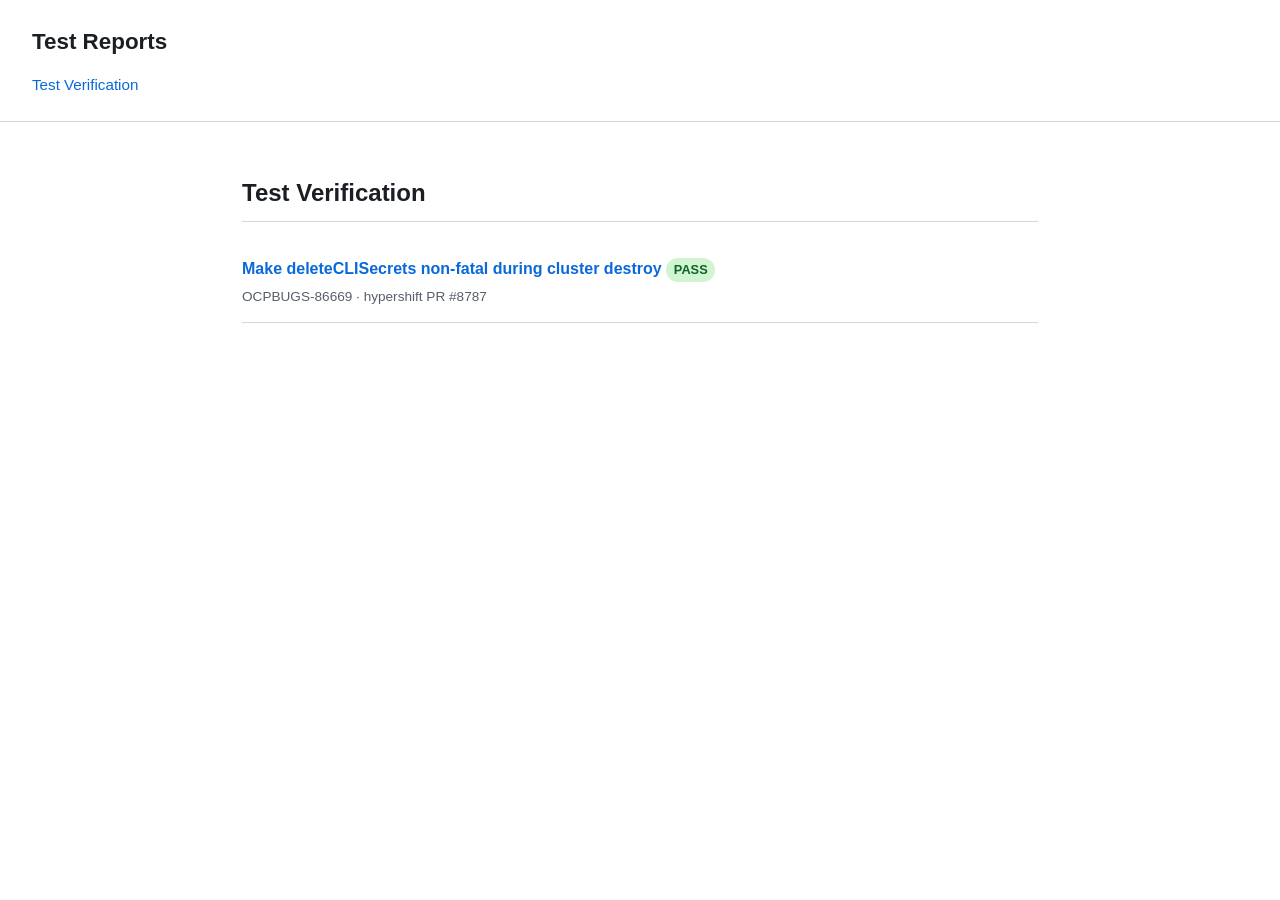
<file: index.html>
<!doctype html>
<html lang="en">
<head>
  <meta charset="utf-8">
  <meta name="viewport" content="width=device-width, initial-scale=1">
  <title>Test Reports</title>
  <link rel="stylesheet" href="style.css">
</head>
<body>
  <header>
    <h1>Test Reports</h1>
    <nav>
      <a href="#test-verification">Test Verification</a>
    </nav>
  </header>

  <main>
    <section id="test-verification">
      <h2>Test Verification</h2>
      <ul class="report-list">
        <li>
          <a href="reports/ocpbugs-86669.html">Make deleteCLISecrets non-fatal during cluster destroy</a>
          <span class="badge pass">PASS</span>
          <span class="meta">OCPBUGS-86669 &middot; hypershift PR #8787</span>
        </li>
      </ul>
    </section>
  </main>
</body>
</html>
</file>
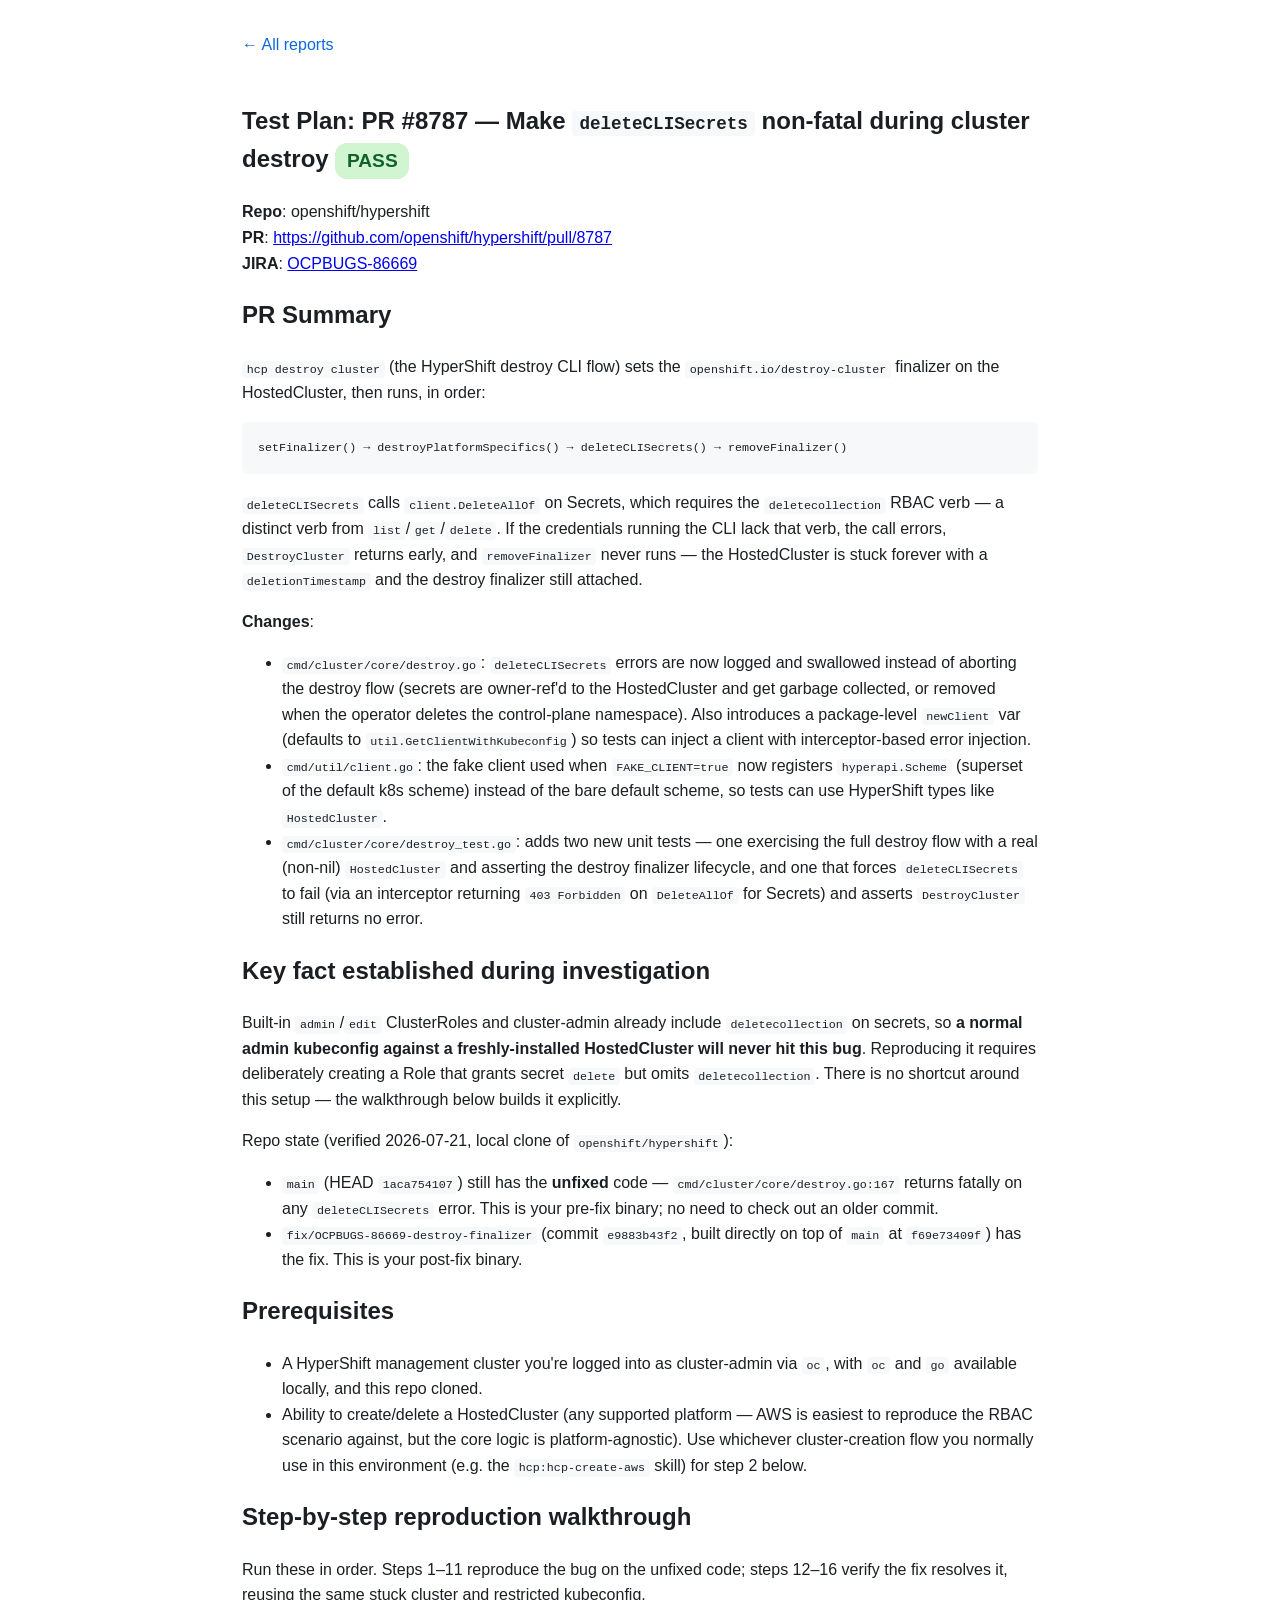
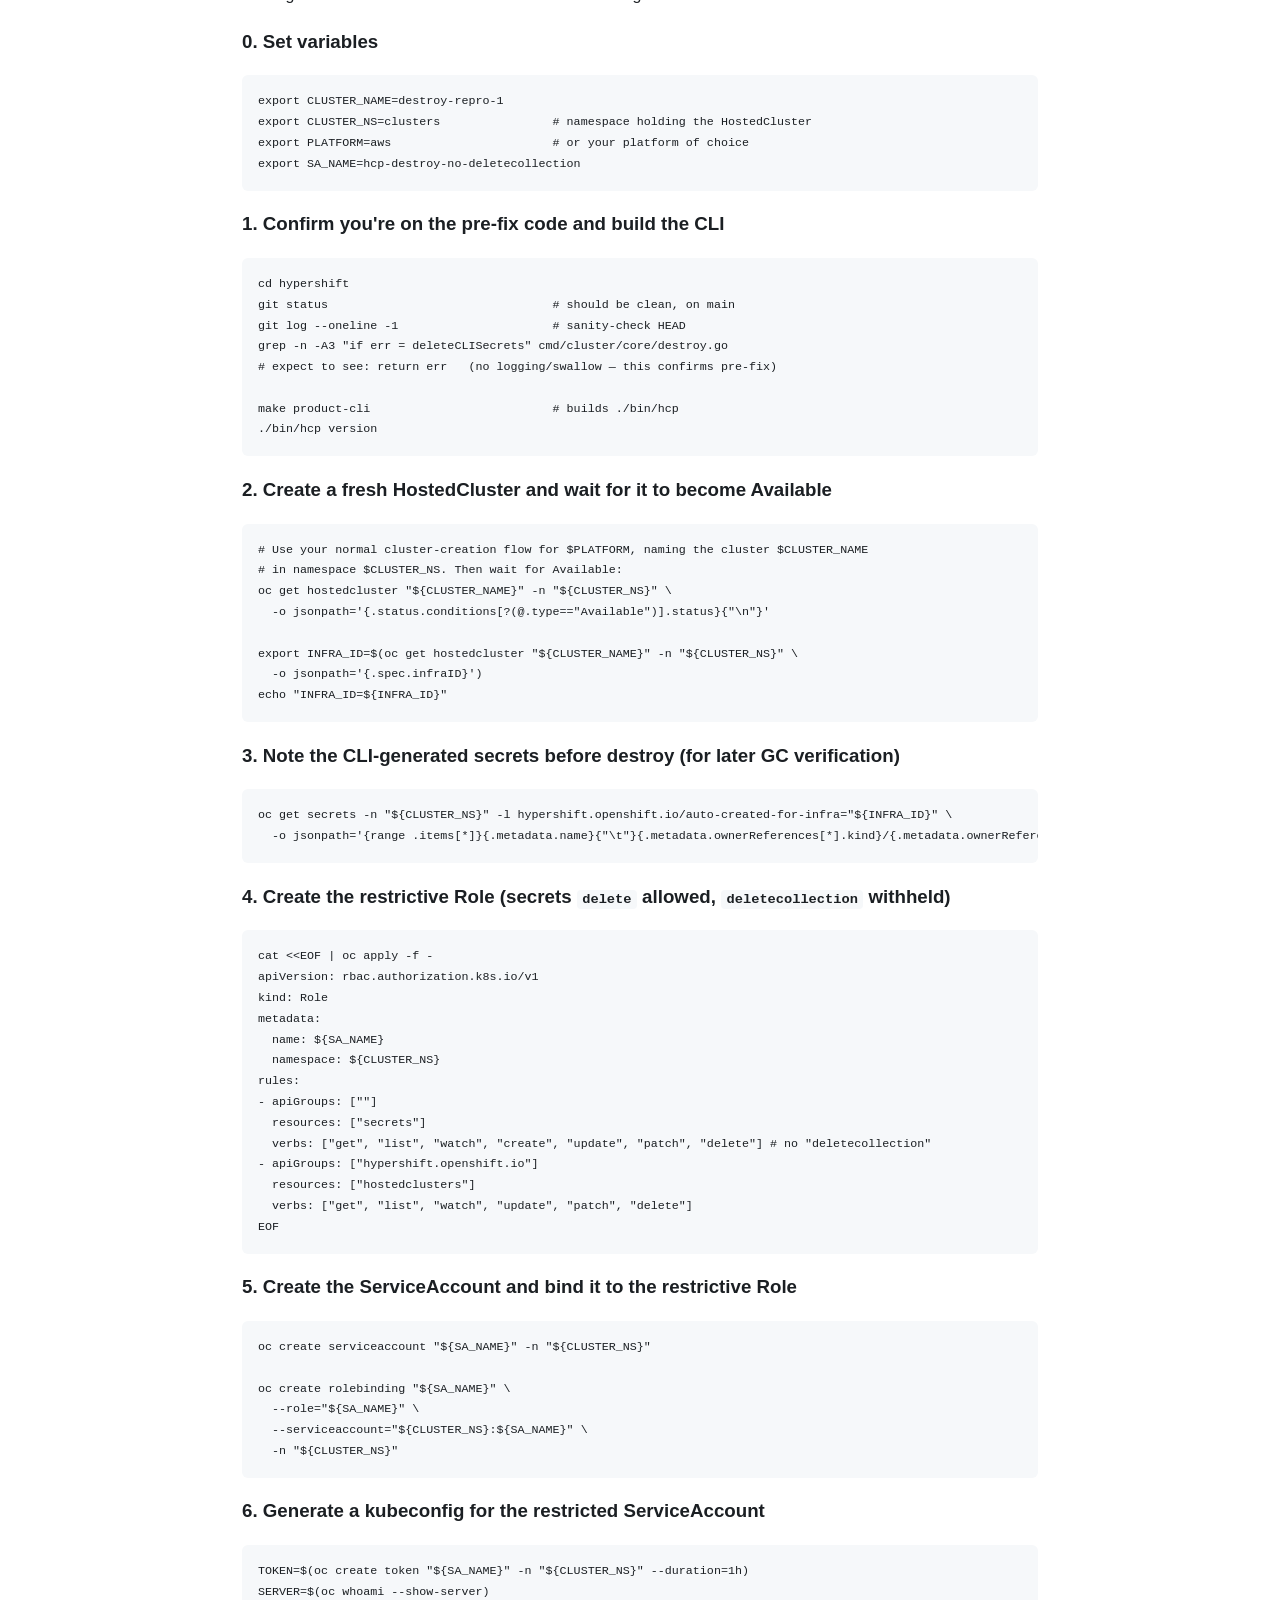
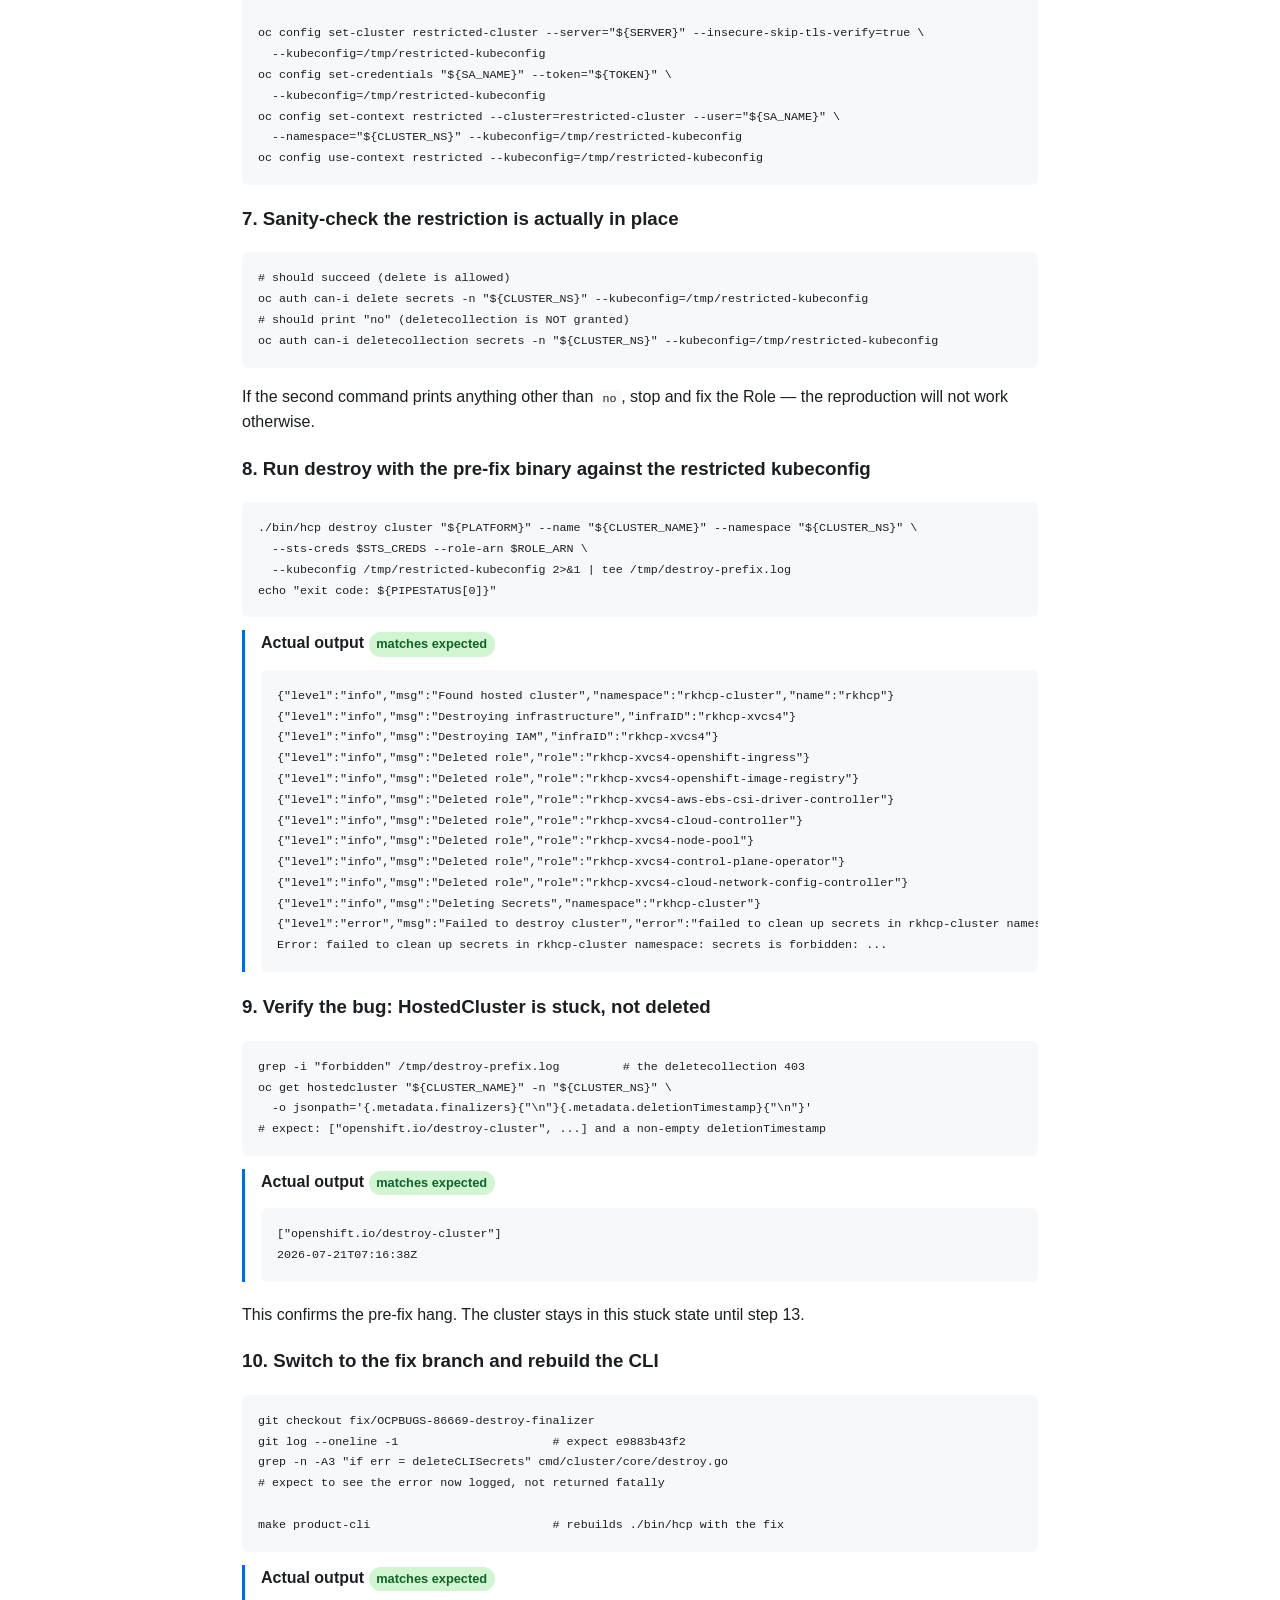
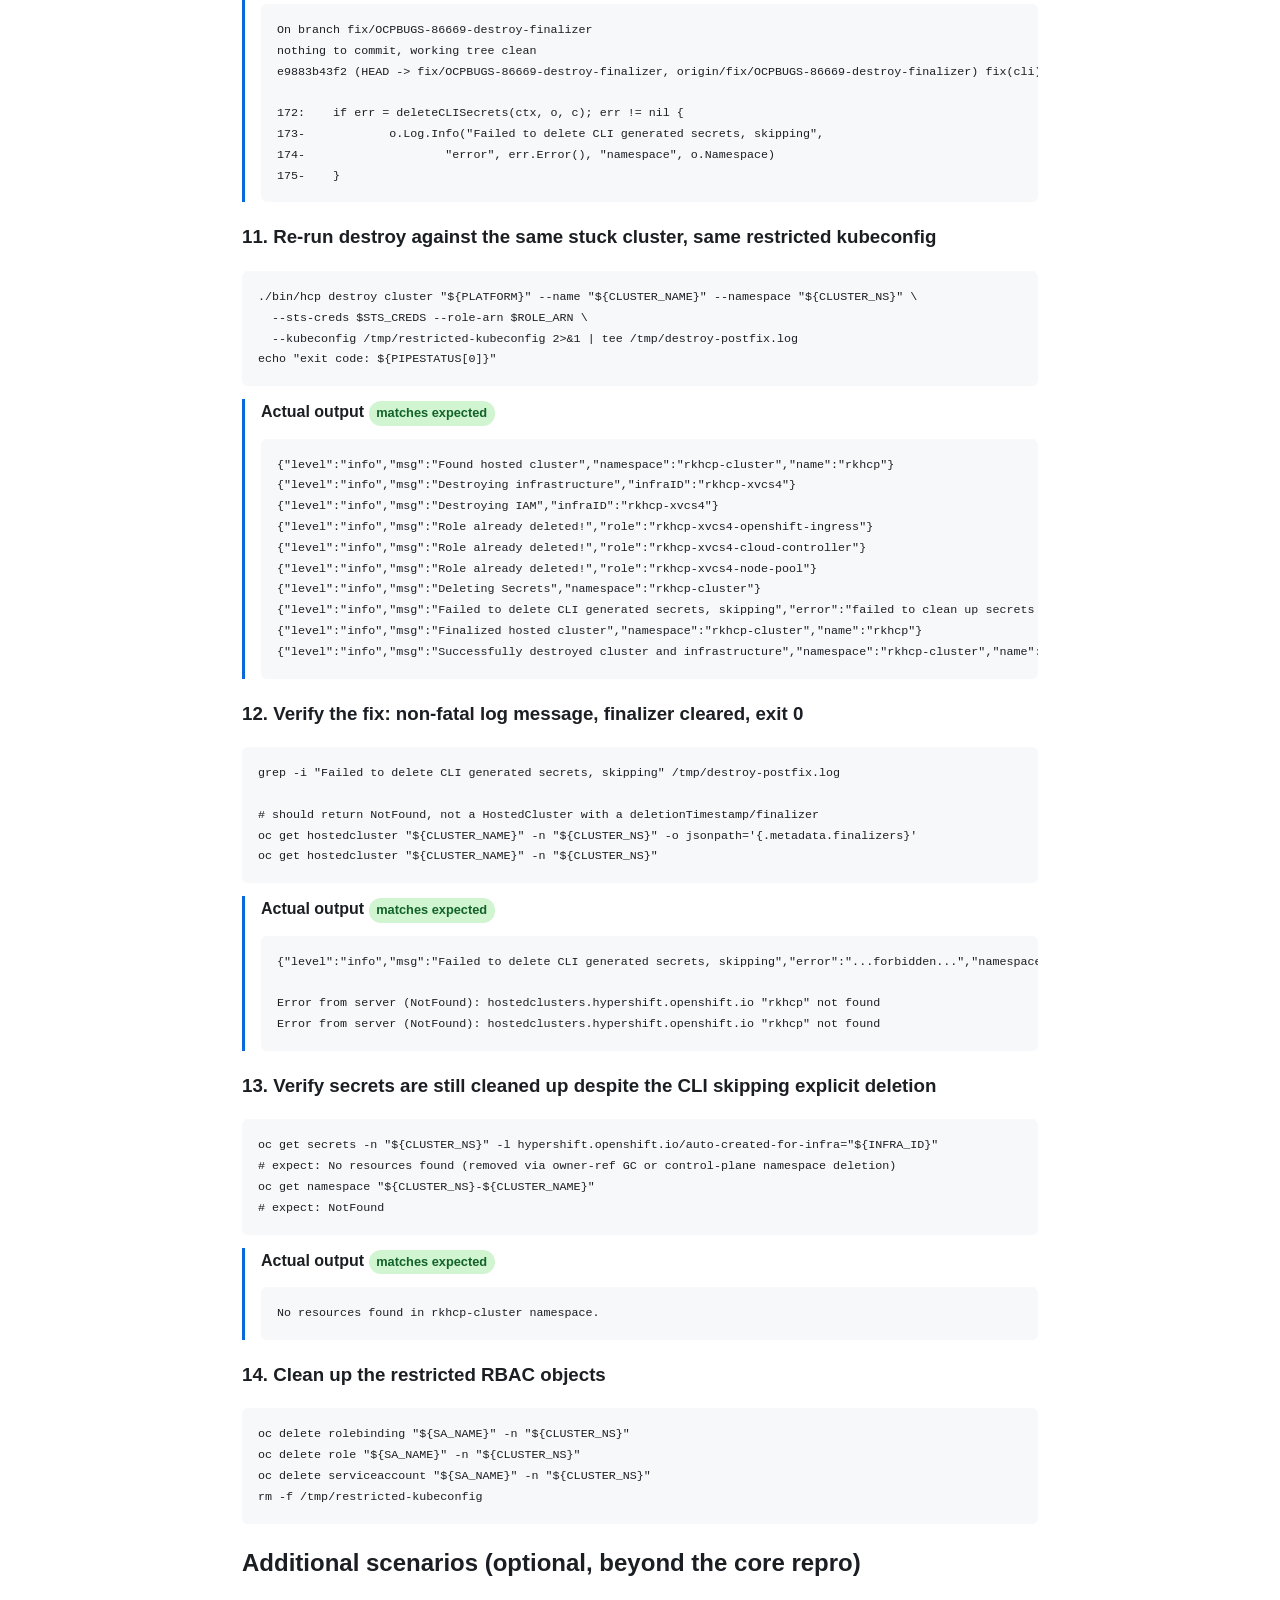
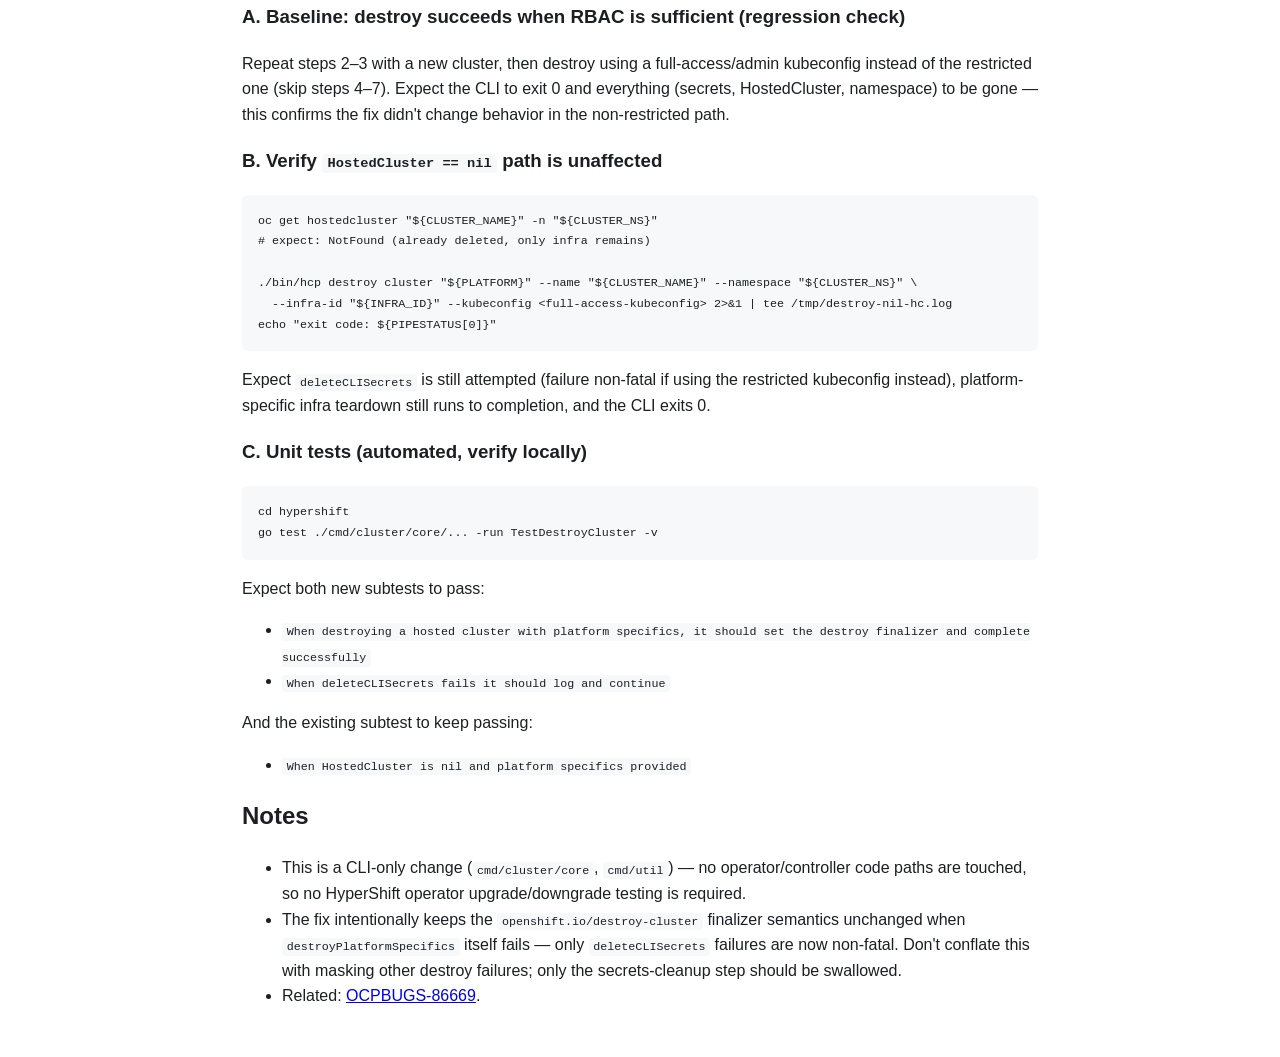
<file: reports/ocpbugs-86669.html>
<!doctype html>
<html lang="en">
<head>
  <meta charset="utf-8">
  <meta name="viewport" content="width=device-width, initial-scale=1">
  <title>OCPBUGS-86669 &mdash; Test Report</title>
  <link rel="stylesheet" href="../style.css">
</head>
<body>
  <main>
    <a class="back-link" href="../index.html#test-verification">&larr; All reports</a>

    <article>
      <h1>Test Plan: PR #8787 &mdash; Make <code>deleteCLISecrets</code> non-fatal during cluster destroy
        <span class="badge pass">PASS</span>
      </h1>

      <p>
        <strong>Repo</strong>: openshift/hypershift<br>
        <strong>PR</strong>: <a href="https://github.com/openshift/hypershift/pull/8787">https://github.com/openshift/hypershift/pull/8787</a><br>
        <strong>JIRA</strong>: <a href="https://issues.redhat.com/browse/OCPBUGS-86669">OCPBUGS-86669</a>
      </p>

      <h2>PR Summary</h2>
      <p>
        <code>hcp destroy cluster</code> (the HyperShift destroy CLI flow) sets the
        <code>openshift.io/destroy-cluster</code> finalizer on the HostedCluster, then runs, in order:
      </p>
      <pre><code>setFinalizer() &rarr; destroyPlatformSpecifics() &rarr; deleteCLISecrets() &rarr; removeFinalizer()</code></pre>
      <p>
        <code>deleteCLISecrets</code> calls <code>client.DeleteAllOf</code> on Secrets, which requires the
        <code>deletecollection</code> RBAC verb &mdash; a distinct verb from <code>list</code>/<code>get</code>/<code>delete</code>.
        If the credentials running the CLI lack that verb, the call errors, <code>DestroyCluster</code> returns early,
        and <code>removeFinalizer</code> never runs &mdash; the HostedCluster is stuck forever with a
        <code>deletionTimestamp</code> and the destroy finalizer still attached.
      </p>

      <p><strong>Changes</strong>:</p>
      <ul>
        <li>
          <code>cmd/cluster/core/destroy.go</code>: <code>deleteCLISecrets</code> errors are now logged and swallowed
          instead of aborting the destroy flow (secrets are owner-ref'd to the HostedCluster and get garbage
          collected, or removed when the operator deletes the control-plane namespace). Also introduces a
          package-level <code>newClient</code> var (defaults to <code>util.GetClientWithKubeconfig</code>) so tests
          can inject a client with interceptor-based error injection.
        </li>
        <li>
          <code>cmd/util/client.go</code>: the fake client used when <code>FAKE_CLIENT=true</code> now registers
          <code>hyperapi.Scheme</code> (superset of the default k8s scheme) instead of the bare default scheme, so
          tests can use HyperShift types like <code>HostedCluster</code>.
        </li>
        <li>
          <code>cmd/cluster/core/destroy_test.go</code>: adds two new unit tests &mdash; one exercising the full
          destroy flow with a real (non-nil) <code>HostedCluster</code> and asserting the destroy finalizer
          lifecycle, and one that forces <code>deleteCLISecrets</code> to fail (via an interceptor returning
          <code>403 Forbidden</code> on <code>DeleteAllOf</code> for Secrets) and asserts <code>DestroyCluster</code>
          still returns no error.
        </li>
      </ul>

      <h2>Key fact established during investigation</h2>
      <p>
        Built-in <code>admin</code>/<code>edit</code> ClusterRoles and cluster-admin already include
        <code>deletecollection</code> on secrets, so <strong>a normal admin kubeconfig against a freshly-installed
        HostedCluster will never hit this bug</strong>. Reproducing it requires deliberately creating a Role that
        grants secret <code>delete</code> but omits <code>deletecollection</code>. There is no shortcut around this
        setup &mdash; the walkthrough below builds it explicitly.
      </p>
      <p>Repo state (verified 2026-07-21, local clone of <code>openshift/hypershift</code>):</p>
      <ul>
        <li>
          <code>main</code> (HEAD <code>1aca754107</code>) still has the <strong>unfixed</strong> code &mdash;
          <code>cmd/cluster/core/destroy.go:167</code> returns fatally on any <code>deleteCLISecrets</code> error.
          This is your pre-fix binary; no need to check out an older commit.
        </li>
        <li>
          <code>fix/OCPBUGS-86669-destroy-finalizer</code> (commit <code>e9883b43f2</code>, built directly on top of
          <code>main</code> at <code>f69e73409f</code>) has the fix. This is your post-fix binary.
        </li>
      </ul>

      <h2>Prerequisites</h2>
      <ul>
        <li>
          A HyperShift management cluster you're logged into as cluster-admin via <code>oc</code>, with
          <code>oc</code> and <code>go</code> available locally, and this repo cloned.
        </li>
        <li>
          Ability to create/delete a HostedCluster (any supported platform &mdash; AWS is easiest to reproduce the
          RBAC scenario against, but the core logic is platform-agnostic). Use whichever cluster-creation flow you
          normally use in this environment (e.g. the <code>hcp:hcp-create-aws</code> skill) for step 2 below.
        </li>
      </ul>

      <h2>Step-by-step reproduction walkthrough</h2>
      <p>
        Run these in order. Steps 1&ndash;11 reproduce the bug on the unfixed code; steps 12&ndash;16 verify the fix
        resolves it, reusing the same stuck cluster and restricted kubeconfig.
      </p>

      <h3>0. Set variables</h3>
      <pre><code>export CLUSTER_NAME=destroy-repro-1
export CLUSTER_NS=clusters                # namespace holding the HostedCluster
export PLATFORM=aws                       # or your platform of choice
export SA_NAME=hcp-destroy-no-deletecollection</code></pre>

      <h3>1. Confirm you're on the pre-fix code and build the CLI</h3>
      <pre><code>cd hypershift
git status                                # should be clean, on main
git log --oneline -1                      # sanity-check HEAD
grep -n -A3 "if err = deleteCLISecrets" cmd/cluster/core/destroy.go
# expect to see: return err   (no logging/swallow &mdash; this confirms pre-fix)

make product-cli                          # builds ./bin/hcp
./bin/hcp version</code></pre>

      <h3>2. Create a fresh HostedCluster and wait for it to become Available</h3>
      <pre><code># Use your normal cluster-creation flow for $PLATFORM, naming the cluster $CLUSTER_NAME
# in namespace $CLUSTER_NS. Then wait for Available:
oc get hostedcluster "${CLUSTER_NAME}" -n "${CLUSTER_NS}" \
  -o jsonpath='{.status.conditions[?(@.type=="Available")].status}{"\n"}'

export INFRA_ID=$(oc get hostedcluster "${CLUSTER_NAME}" -n "${CLUSTER_NS}" \
  -o jsonpath='{.spec.infraID}')
echo "INFRA_ID=${INFRA_ID}"</code></pre>

      <h3>3. Note the CLI-generated secrets before destroy (for later GC verification)</h3>
      <pre><code>oc get secrets -n "${CLUSTER_NS}" -l hypershift.openshift.io/auto-created-for-infra="${INFRA_ID}" \
  -o jsonpath='{range .items[*]}{.metadata.name}{"\t"}{.metadata.ownerReferences[*].kind}/{.metadata.ownerReferences[*].name}{"\n"}{end}'</code></pre>

      <h3>4. Create the restrictive Role (secrets <code>delete</code> allowed, <code>deletecollection</code> withheld)</h3>
      <pre><code>cat &lt;&lt;EOF | oc apply -f -
apiVersion: rbac.authorization.k8s.io/v1
kind: Role
metadata:
  name: ${SA_NAME}
  namespace: ${CLUSTER_NS}
rules:
- apiGroups: [""]
  resources: ["secrets"]
  verbs: ["get", "list", "watch", "create", "update", "patch", "delete"] # no "deletecollection"
- apiGroups: ["hypershift.openshift.io"]
  resources: ["hostedclusters"]
  verbs: ["get", "list", "watch", "update", "patch", "delete"]
EOF</code></pre>

      <h3>5. Create the ServiceAccount and bind it to the restrictive Role</h3>
      <pre><code>oc create serviceaccount "${SA_NAME}" -n "${CLUSTER_NS}"

oc create rolebinding "${SA_NAME}" \
  --role="${SA_NAME}" \
  --serviceaccount="${CLUSTER_NS}:${SA_NAME}" \
  -n "${CLUSTER_NS}"</code></pre>

      <h3>6. Generate a kubeconfig for the restricted ServiceAccount</h3>
      <pre><code>TOKEN=$(oc create token "${SA_NAME}" -n "${CLUSTER_NS}" --duration=1h)
SERVER=$(oc whoami --show-server)

oc config set-cluster restricted-cluster --server="${SERVER}" --insecure-skip-tls-verify=true \
  --kubeconfig=/tmp/restricted-kubeconfig
oc config set-credentials "${SA_NAME}" --token="${TOKEN}" \
  --kubeconfig=/tmp/restricted-kubeconfig
oc config set-context restricted --cluster=restricted-cluster --user="${SA_NAME}" \
  --namespace="${CLUSTER_NS}" --kubeconfig=/tmp/restricted-kubeconfig
oc config use-context restricted --kubeconfig=/tmp/restricted-kubeconfig</code></pre>

      <h3>7. Sanity-check the restriction is actually in place</h3>
      <pre><code># should succeed (delete is allowed)
oc auth can-i delete secrets -n "${CLUSTER_NS}" --kubeconfig=/tmp/restricted-kubeconfig
# should print "no" (deletecollection is NOT granted)
oc auth can-i deletecollection secrets -n "${CLUSTER_NS}" --kubeconfig=/tmp/restricted-kubeconfig</code></pre>
      <p>
        If the second command prints anything other than <code>no</code>, stop and fix the Role &mdash; the
        reproduction will not work otherwise.
      </p>

      <h3>8. Run destroy with the pre-fix binary against the restricted kubeconfig</h3>
      <pre><code>./bin/hcp destroy cluster "${PLATFORM}" --name "${CLUSTER_NAME}" --namespace "${CLUSTER_NS}" \
  --sts-creds $STS_CREDS --role-arn $ROLE_ARN \
  --kubeconfig /tmp/restricted-kubeconfig 2&gt;&amp;1 | tee /tmp/destroy-prefix.log
echo "exit code: ${PIPESTATUS[0]}"</code></pre>
      <div class="actual">
        <p>Actual output <span class="badge pass">matches expected</span></p>
        <pre><code>{"level":"info","msg":"Found hosted cluster","namespace":"rkhcp-cluster","name":"rkhcp"}
{"level":"info","msg":"Destroying infrastructure","infraID":"rkhcp-xvcs4"}
{"level":"info","msg":"Destroying IAM","infraID":"rkhcp-xvcs4"}
{"level":"info","msg":"Deleted role","role":"rkhcp-xvcs4-openshift-ingress"}
{"level":"info","msg":"Deleted role","role":"rkhcp-xvcs4-openshift-image-registry"}
{"level":"info","msg":"Deleted role","role":"rkhcp-xvcs4-aws-ebs-csi-driver-controller"}
{"level":"info","msg":"Deleted role","role":"rkhcp-xvcs4-cloud-controller"}
{"level":"info","msg":"Deleted role","role":"rkhcp-xvcs4-node-pool"}
{"level":"info","msg":"Deleted role","role":"rkhcp-xvcs4-control-plane-operator"}
{"level":"info","msg":"Deleted role","role":"rkhcp-xvcs4-cloud-network-config-controller"}
{"level":"info","msg":"Deleting Secrets","namespace":"rkhcp-cluster"}
{"level":"error","msg":"Failed to destroy cluster","error":"failed to clean up secrets in rkhcp-cluster namespace: secrets is forbidden: User \"system:serviceaccount:rkhcp-cluster:hcp-destroy-no-deletecollection\" cannot deletecollection resource \"secrets\" in API group \"\" in the namespace \"rkhcp-cluster\""}
Error: failed to clean up secrets in rkhcp-cluster namespace: secrets is forbidden: ...</code></pre>
      </div>

      <h3>9. Verify the bug: HostedCluster is stuck, not deleted</h3>
      <pre><code>grep -i "forbidden" /tmp/destroy-prefix.log         # the deletecollection 403
oc get hostedcluster "${CLUSTER_NAME}" -n "${CLUSTER_NS}" \
  -o jsonpath='{.metadata.finalizers}{"\n"}{.metadata.deletionTimestamp}{"\n"}'
# expect: ["openshift.io/destroy-cluster", ...] and a non-empty deletionTimestamp</code></pre>
      <div class="actual">
        <p>Actual output <span class="badge pass">matches expected</span></p>
        <pre><code>["openshift.io/destroy-cluster"]
2026-07-21T07:16:38Z</code></pre>
      </div>
      <p>This confirms the pre-fix hang. The cluster stays in this stuck state until step 13.</p>

      <h3>10. Switch to the fix branch and rebuild the CLI</h3>
      <pre><code>git checkout fix/OCPBUGS-86669-destroy-finalizer
git log --oneline -1                      # expect e9883b43f2
grep -n -A3 "if err = deleteCLISecrets" cmd/cluster/core/destroy.go
# expect to see the error now logged, not returned fatally

make product-cli                          # rebuilds ./bin/hcp with the fix</code></pre>
      <div class="actual">
        <p>Actual output <span class="badge pass">matches expected</span></p>
        <pre><code>On branch fix/OCPBUGS-86669-destroy-finalizer
nothing to commit, working tree clean
e9883b43f2 (HEAD -&gt; fix/OCPBUGS-86669-destroy-finalizer, origin/fix/OCPBUGS-86669-destroy-finalizer) fix(cli): make deleteCLISecrets non-fatal during cluster destroy

172:	if err = deleteCLISecrets(ctx, o, c); err != nil {
173-		o.Log.Info("Failed to delete CLI generated secrets, skipping",
174-			"error", err.Error(), "namespace", o.Namespace)
175-	}</code></pre>
      </div>

      <h3>11. Re-run destroy against the same stuck cluster, same restricted kubeconfig</h3>
      <pre><code>./bin/hcp destroy cluster "${PLATFORM}" --name "${CLUSTER_NAME}" --namespace "${CLUSTER_NS}" \
  --sts-creds $STS_CREDS --role-arn $ROLE_ARN \
  --kubeconfig /tmp/restricted-kubeconfig 2&gt;&amp;1 | tee /tmp/destroy-postfix.log
echo "exit code: ${PIPESTATUS[0]}"</code></pre>
      <div class="actual">
        <p>Actual output <span class="badge pass">matches expected</span></p>
        <pre><code>{"level":"info","msg":"Found hosted cluster","namespace":"rkhcp-cluster","name":"rkhcp"}
{"level":"info","msg":"Destroying infrastructure","infraID":"rkhcp-xvcs4"}
{"level":"info","msg":"Destroying IAM","infraID":"rkhcp-xvcs4"}
{"level":"info","msg":"Role already deleted!","role":"rkhcp-xvcs4-openshift-ingress"}
{"level":"info","msg":"Role already deleted!","role":"rkhcp-xvcs4-cloud-controller"}
{"level":"info","msg":"Role already deleted!","role":"rkhcp-xvcs4-node-pool"}
{"level":"info","msg":"Deleting Secrets","namespace":"rkhcp-cluster"}
{"level":"info","msg":"Failed to delete CLI generated secrets, skipping","error":"failed to clean up secrets in rkhcp-cluster namespace: secrets is forbidden: ...","namespace":"rkhcp-cluster"}
{"level":"info","msg":"Finalized hosted cluster","namespace":"rkhcp-cluster","name":"rkhcp"}
{"level":"info","msg":"Successfully destroyed cluster and infrastructure","namespace":"rkhcp-cluster","name":"rkhcp","infraID":"rkhcp-xvcs4"}</code></pre>
      </div>

      <h3>12. Verify the fix: non-fatal log message, finalizer cleared, exit 0</h3>
      <pre><code>grep -i "Failed to delete CLI generated secrets, skipping" /tmp/destroy-postfix.log

# should return NotFound, not a HostedCluster with a deletionTimestamp/finalizer
oc get hostedcluster "${CLUSTER_NAME}" -n "${CLUSTER_NS}" -o jsonpath='{.metadata.finalizers}'
oc get hostedcluster "${CLUSTER_NAME}" -n "${CLUSTER_NS}"</code></pre>
      <div class="actual">
        <p>Actual output <span class="badge pass">matches expected</span></p>
        <pre><code>{"level":"info","msg":"Failed to delete CLI generated secrets, skipping","error":"...forbidden...","namespace":"rkhcp-cluster"}

Error from server (NotFound): hostedclusters.hypershift.openshift.io "rkhcp" not found
Error from server (NotFound): hostedclusters.hypershift.openshift.io "rkhcp" not found</code></pre>
      </div>

      <h3>13. Verify secrets are still cleaned up despite the CLI skipping explicit deletion</h3>
      <pre><code>oc get secrets -n "${CLUSTER_NS}" -l hypershift.openshift.io/auto-created-for-infra="${INFRA_ID}"
# expect: No resources found (removed via owner-ref GC or control-plane namespace deletion)
oc get namespace "${CLUSTER_NS}-${CLUSTER_NAME}"
# expect: NotFound</code></pre>
      <div class="actual">
        <p>Actual output <span class="badge pass">matches expected</span></p>
        <pre><code>No resources found in rkhcp-cluster namespace.</code></pre>
      </div>

      <h3>14. Clean up the restricted RBAC objects</h3>
      <pre><code>oc delete rolebinding "${SA_NAME}" -n "${CLUSTER_NS}"
oc delete role "${SA_NAME}" -n "${CLUSTER_NS}"
oc delete serviceaccount "${SA_NAME}" -n "${CLUSTER_NS}"
rm -f /tmp/restricted-kubeconfig</code></pre>

      <h2>Additional scenarios (optional, beyond the core repro)</h2>

      <h3>A. Baseline: destroy succeeds when RBAC is sufficient (regression check)</h3>
      <p>
        Repeat steps 2&ndash;3 with a new cluster, then destroy using a full-access/admin kubeconfig instead of the
        restricted one (skip steps 4&ndash;7). Expect the CLI to exit 0 and everything (secrets, HostedCluster,
        namespace) to be gone &mdash; this confirms the fix didn't change behavior in the non-restricted path.
      </p>

      <h3>B. Verify <code>HostedCluster == nil</code> path is unaffected</h3>
      <pre><code>oc get hostedcluster "${CLUSTER_NAME}" -n "${CLUSTER_NS}"
# expect: NotFound (already deleted, only infra remains)

./bin/hcp destroy cluster "${PLATFORM}" --name "${CLUSTER_NAME}" --namespace "${CLUSTER_NS}" \
  --infra-id "${INFRA_ID}" --kubeconfig &lt;full-access-kubeconfig&gt; 2&gt;&amp;1 | tee /tmp/destroy-nil-hc.log
echo "exit code: ${PIPESTATUS[0]}"</code></pre>
      <p>
        Expect <code>deleteCLISecrets</code> is still attempted (failure non-fatal if using the restricted
        kubeconfig instead), platform-specific infra teardown still runs to completion, and the CLI exits 0.
      </p>

      <h3>C. Unit tests (automated, verify locally)</h3>
      <pre><code>cd hypershift
go test ./cmd/cluster/core/... -run TestDestroyCluster -v</code></pre>
      <p>Expect both new subtests to pass:</p>
      <ul>
        <li>
          <code>When destroying a hosted cluster with platform specifics, it should set the destroy finalizer and
          complete successfully</code>
        </li>
        <li><code>When deleteCLISecrets fails it should log and continue</code></li>
      </ul>
      <p>And the existing subtest to keep passing:</p>
      <ul>
        <li><code>When HostedCluster is nil and platform specifics provided</code></li>
      </ul>

      <h2>Notes</h2>
      <ul>
        <li>
          This is a CLI-only change (<code>cmd/cluster/core</code>, <code>cmd/util</code>) &mdash; no
          operator/controller code paths are touched, so no HyperShift operator upgrade/downgrade testing is
          required.
        </li>
        <li>
          The fix intentionally keeps the <code>openshift.io/destroy-cluster</code> finalizer semantics unchanged
          when <code>destroyPlatformSpecifics</code> itself fails &mdash; only <code>deleteCLISecrets</code>
          failures are now non-fatal. Don't conflate this with masking other destroy failures; only the
          secrets-cleanup step should be swallowed.
        </li>
        <li>Related: <a href="https://issues.redhat.com/browse/OCPBUGS-86669">OCPBUGS-86669</a>.</li>
      </ul>
    </article>
  </main>
</body>
</html>
</file>
<file: style.css>
:root {
  color-scheme: light dark;
  --fg: #1b1f23;
  --bg: #ffffff;
  --muted: #57606a;
  --border: #d0d7de;
  --accent: #0969da;
  --code-bg: #f6f8fa;
}

* { box-sizing: border-box; }

body {
  margin: 0;
  font-family: -apple-system, BlinkMacSystemFont, "Segoe UI", Helvetica, Arial, sans-serif;
  color: var(--fg);
  background: var(--bg);
  line-height: 1.6;
}

header {
  border-bottom: 1px solid var(--border);
  padding: 1.5rem 2rem;
}

header h1 {
  margin: 0 0 0.75rem;
  font-size: 1.4rem;
}

nav a {
  color: var(--accent);
  text-decoration: none;
  margin-right: 1.5rem;
  font-size: 0.95rem;
}

nav a:hover { text-decoration: underline; }

main {
  max-width: 860px;
  margin: 0 auto;
  padding: 2rem;
}

section { margin-bottom: 3rem; }

section h2 {
  border-bottom: 1px solid var(--border);
  padding-bottom: 0.5rem;
}

.report-list {
  list-style: none;
  padding: 0;
}

.report-list li {
  padding: 0.9rem 0;
  border-bottom: 1px solid var(--border);
}

.report-list a {
  color: var(--accent);
  font-weight: 600;
  text-decoration: none;
}

.report-list a:hover { text-decoration: underline; }

.report-list .meta {
  display: block;
  color: var(--muted);
  font-size: 0.85rem;
  margin-top: 0.2rem;
}

pre {
  background: var(--code-bg);
  padding: 1rem;
  overflow-x: auto;
  border-radius: 6px;
}

code {
  background: var(--code-bg);
  padding: 0.15em 0.4em;
  border-radius: 4px;
  font-size: 0.9em;
}

pre code { background: none; padding: 0; }

table {
  border-collapse: collapse;
  width: 100%;
}

th, td {
  border: 1px solid var(--border);
  padding: 0.5rem 0.75rem;
  text-align: left;
}

.back-link {
  display: inline-block;
  margin-bottom: 1.5rem;
  color: var(--accent);
  text-decoration: none;
}

.badge {
  display: inline-block;
  padding: 0.15em 0.6em;
  border-radius: 12px;
  font-size: 0.8em;
  font-weight: 600;
}

.badge.pass { background: #d1f4d1; color: #116329; }
.badge.fail { background: #ffd7d5; color: #82071e; }

.actual {
  border-left: 3px solid var(--accent);
  padding-left: 1rem;
  margin: 0.75rem 0 1.25rem;
}

.actual p { margin: 0 0 0.4rem; font-weight: 600; }
</file>
